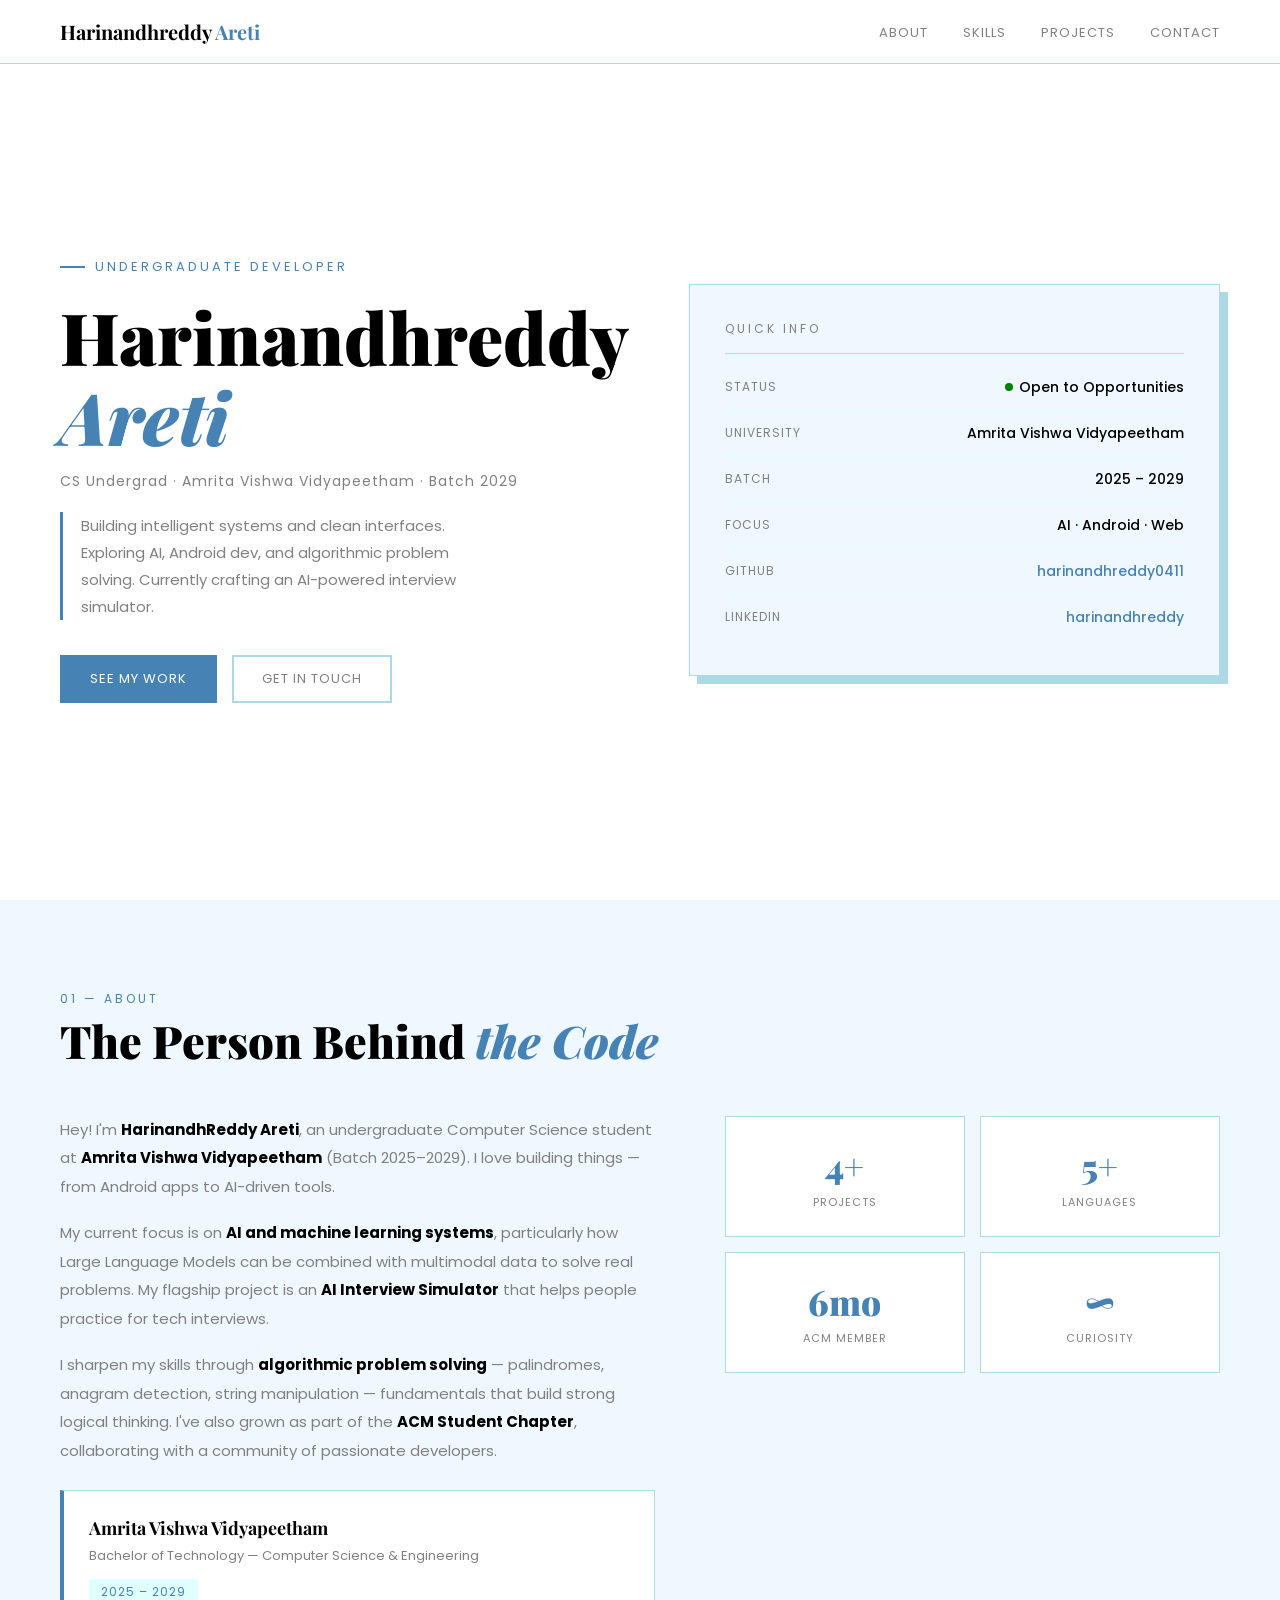
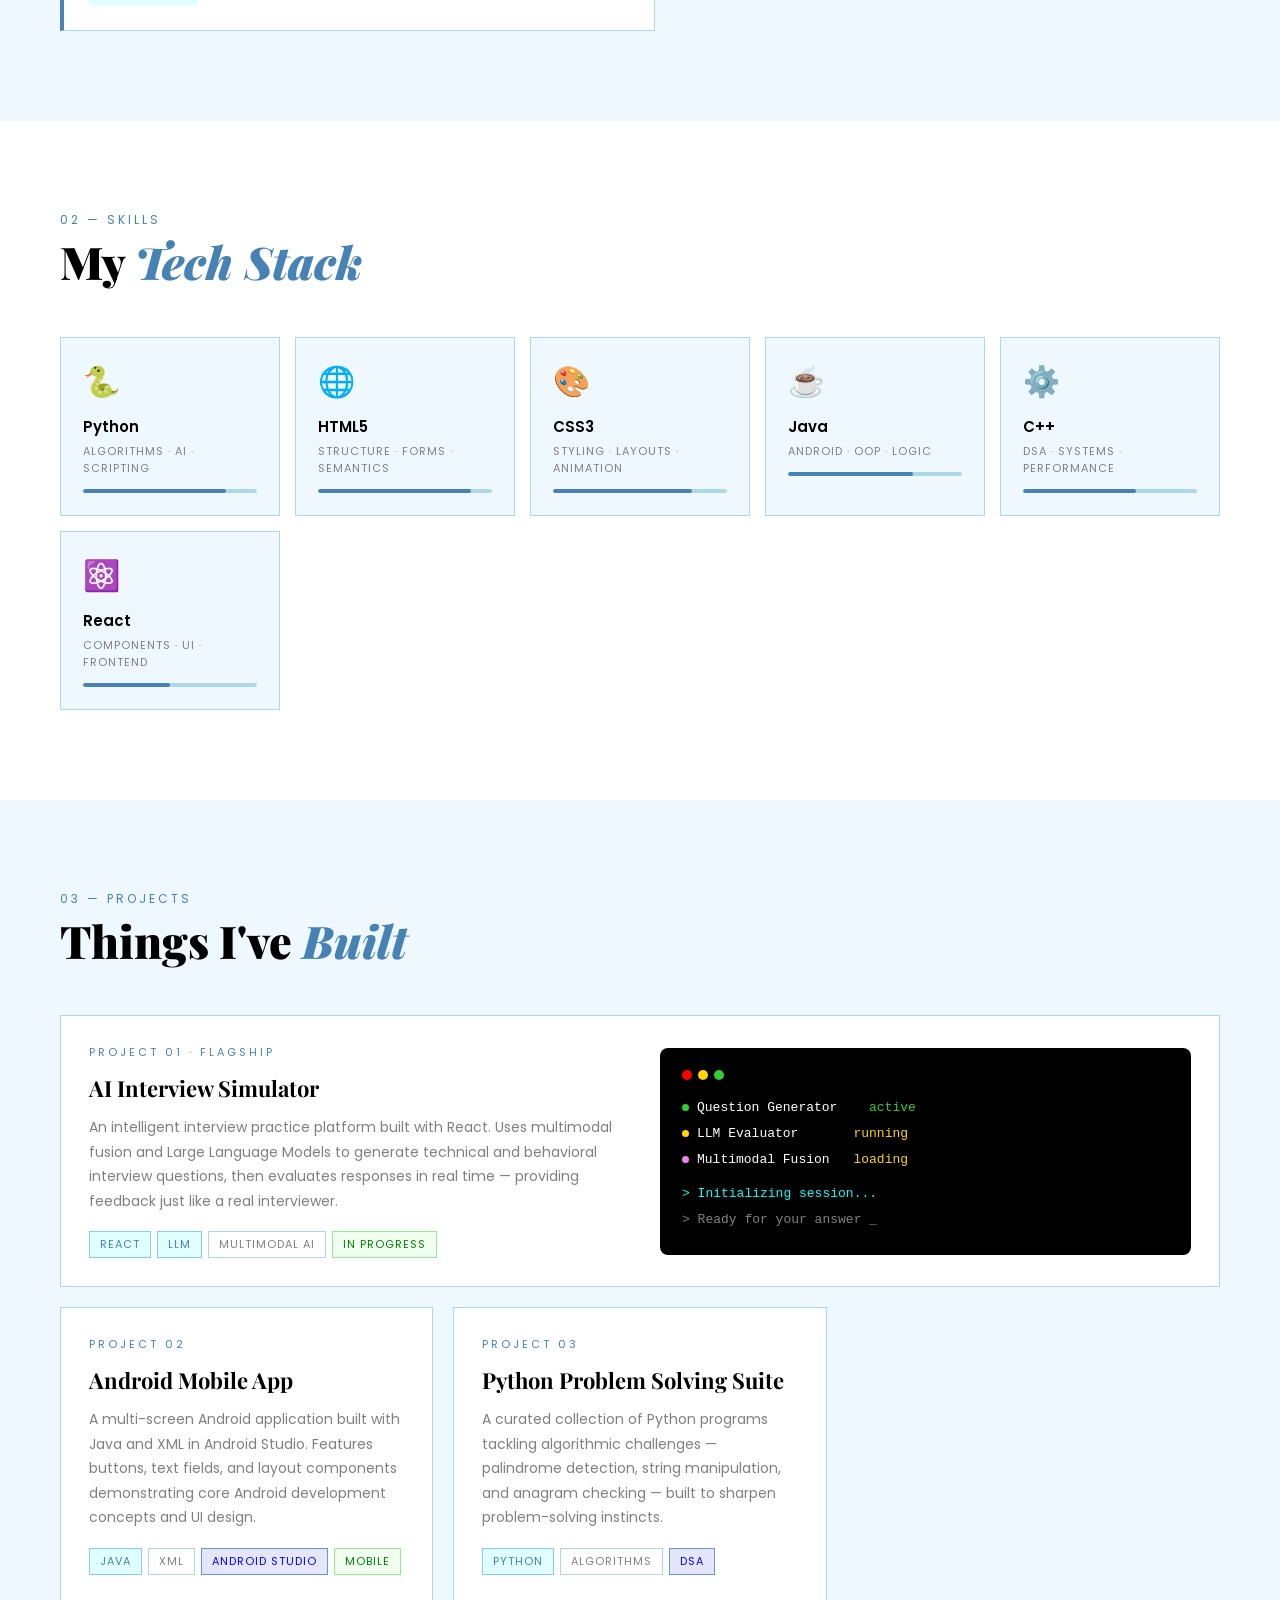
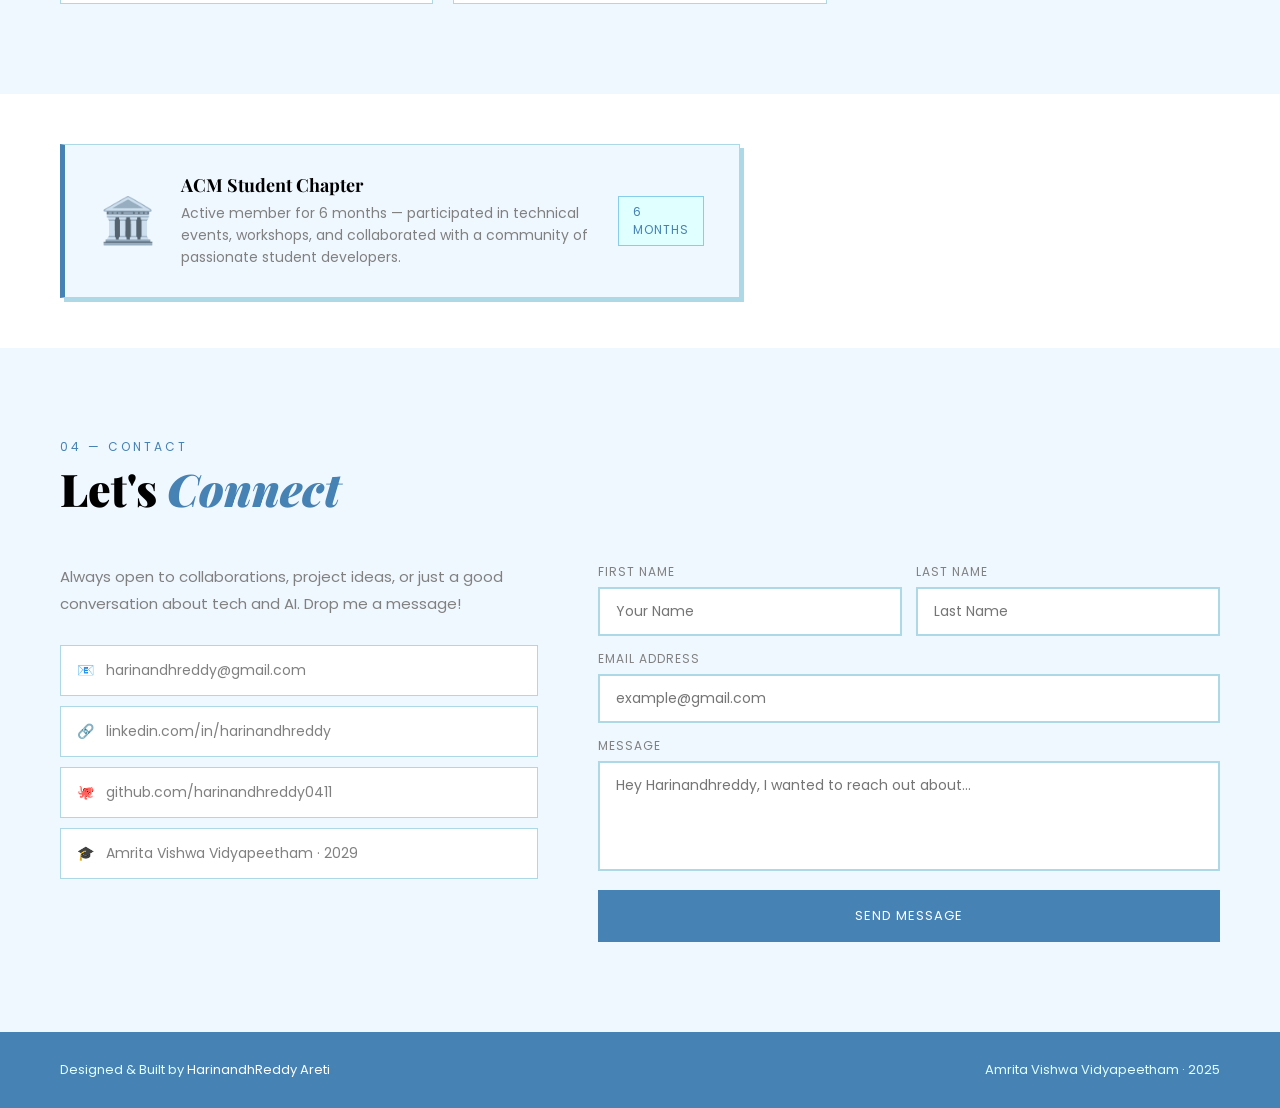
<file: Portfolio/index.html>
<!DOCTYPE html>
<html lang="en">
<head>
  <meta charset="UTF-8" />
  <meta name="viewport" content="width=device-width, initial-scale=1.0"/>
  <title>HarinandhReddy Areti - Portfolio</title>
  <link href="https://fonts.googleapis.com/css2?family=Playfair+Display:wght@700;900&family=Poppins:wght@400;500;600&display=swap" rel="stylesheet"/>
  <link rel="stylesheet" href="style.css">
</head>
<body>

  <nav class="navbar">
    <div class="navbar-logo">Harinandhreddy <span>Areti</span></div>
    <ul class="navbar-menu">
      <li><a href="#about">About</a></li>
      <li><a href="#skills">Skills</a></li>
      <li><a href="#projects">Projects</a></li>
      <li><a href="#contact">Contact</a></li>
    </ul>
  </nav>

  <div class="intro-section">
    <div>
      <div class="intro-badge">Undergraduate Developer</div>
      <h1 class="intro-title">Harinandhreddy<br><em>Areti</em></h1>
      <p class="intro-subtitle">CS Undergrad · Amrita Vishwa Vidyapeetham · Batch 2029</p>
      <p class="intro-description">
        Building intelligent systems and clean interfaces.
        Exploring AI, Android dev, and algorithmic problem solving.
        Currently crafting an AI-powered interview simulator.
      </p>
      <div class="intro-buttons">
        <a href="#projects" class="button-orange">See My Work</a>
        <a href="#contact" class="button-border">Get in Touch</a>
      </div>
    </div>

    <div class="info-card">
      <div class="info-card-title">Quick Info</div>
      <div class="info-row">
        <span class="info-label">Status</span>
        <span class="info-value">
          <span class="status-badge"><span class="green-dot"></span> Open to Opportunities</span>
        </span>
      </div>
      <div class="info-row">
        <span class="info-label">University</span>
        <span class="info-value">Amrita Vishwa Vidyapeetham</span>
      </div>
      <div class="info-row">
        <span class="info-label">Batch</span>
        <span class="info-value">2025 – 2029</span>
      </div>
      <div class="info-row">
        <span class="info-label">Focus</span>
        <span class="info-value">AI · Android · Web</span>
      </div>
      <div class="info-row">
        <span class="info-label">GitHub</span>
        <span class="info-value"><a href="https://github.com/harinandhreddy0411" target="_blank">harinandhreddy0411</a></span>
      </div>
      <div class="info-row">
        <span class="info-label">LinkedIn</span>
        <span class="info-value"><a href="https://www.linkedin.com/in/harinandhreddy" target="_blank">harinandhreddy</a></span>
      </div>
    </div>
  </div>

  <section id="about">
    <div class="section-number">01 — About</div>
    <h2 class="section-heading">The Person Behind <em>the Code</em></h2>
    <div class="about-layout">
      <div>
        <p class="about-paragraph">
          Hey! I'm <strong>HarinandhReddy Areti</strong>, an undergraduate Computer Science
          student at <strong>Amrita Vishwa Vidyapeetham</strong> (Batch 2025–2029).
          I love building things — from Android apps to AI-driven tools.
        </p>
        <p class="about-paragraph">
          My current focus is on <strong>AI and machine learning systems</strong>, particularly
          how Large Language Models can be combined with multimodal data to solve real problems.
          My flagship project is an <strong>AI Interview Simulator</strong> that helps people
          practice for tech interviews.
        </p>
        <p class="about-paragraph">
          I sharpen my skills through <strong>algorithmic problem solving</strong> — palindromes,
          anagram detection, string manipulation — fundamentals that build strong logical thinking.
          I've also grown as part of the <strong>ACM Student Chapter</strong>, collaborating
          with a community of passionate developers.
        </p>
        <div class="education-box">
          <div class="university-name">Amrita Vishwa Vidyapeetham</div>
          <div class="degree-name">Bachelor of Technology — Computer Science &amp; Engineering</div>
          <span class="year-badge">2025 – 2029</span>
        </div>
      </div>
      <div class="stats-grid">
        <div class="stat-box"><div class="stat-number">4+</div><div class="stat-label">Projects</div></div>
        <div class="stat-box"><div class="stat-number">5+</div><div class="stat-label">Languages</div></div>
        <div class="stat-box"><div class="stat-number">6mo</div><div class="stat-label">ACM Member</div></div>
        <div class="stat-box"><div class="stat-number">∞</div><div class="stat-label">Curiosity</div></div>
      </div>
    </div>
  </section>

  <section id="skills">
    <div class="section-number">02 — Skills</div>
    <h2 class="section-heading">My <em>Tech Stack</em></h2>
    <div class="skills-grid">
      <div class="skill-box">
        <div class="skill-icon">🐍</div>
        <div class="skill-name">Python</div>
        <div class="skill-description">Algorithms · AI · Scripting</div>
        <div class="progress-bar-bg"><div class="progress-bar-fill" style="width: 82%"></div></div>
      </div>
      <div class="skill-box">
        <div class="skill-icon">🌐</div>
        <div class="skill-name">HTML5</div>
        <div class="skill-description">Structure · Forms · Semantics</div>
        <div class="progress-bar-bg"><div class="progress-bar-fill" style="width: 88%"></div></div>
      </div>
      <div class="skill-box">
        <div class="skill-icon">🎨</div>
        <div class="skill-name">CSS3</div>
        <div class="skill-description">Styling · Layouts · Animation</div>
        <div class="progress-bar-bg"><div class="progress-bar-fill" style="width: 80%"></div></div>
      </div>
      <div class="skill-box">
        <div class="skill-icon">☕</div>
        <div class="skill-name">Java</div>
        <div class="skill-description">Android · OOP · Logic</div>
        <div class="progress-bar-bg"><div class="progress-bar-fill" style="width: 72%"></div></div>
      </div>
      <div class="skill-box">
        <div class="skill-icon">⚙️</div>
        <div class="skill-name">C++</div>
        <div class="skill-description">DSA · Systems · Performance</div>
        <div class="progress-bar-bg"><div class="progress-bar-fill" style="width: 65%"></div></div>
      </div>
      <div class="skill-box">
        <div class="skill-icon">⚛️</div>
        <div class="skill-name">React</div>
        <div class="skill-description">Components · UI · Frontend</div>
        <div class="progress-bar-bg"><div class="progress-bar-fill" style="width: 50%"></div></div>
      </div>
    </div>
  </section>

  <section id="projects">
    <div class="section-number">03 — Projects</div>
    <h2 class="section-heading">Things I've <em>Built</em></h2>
    <div class="projects-grid">

      <div class="project-box wide">
        <div>
          <div class="project-number">Project 01 · Flagship</div>
          <h3 class="project-title">AI Interview Simulator</h3>
          <p class="project-description">
            An intelligent interview practice platform built with React. Uses multimodal
            fusion and Large Language Models to generate technical and behavioral interview
            questions, then evaluates responses in real time — providing feedback just
            like a real interviewer.
          </p>
          <div class="tags-row">
            <span class="tag tag-orange">React</span>
            <span class="tag tag-orange">LLM</span>
            <span class="tag">Multimodal AI</span>
            <span class="tag tag-green">In Progress</span>
          </div>
        </div>
        <div class="terminal-box">
          <div class="terminal-dots">
            <span class="terminal-dot dot-red"></span>
            <span class="terminal-dot dot-yellow"></span>
            <span class="terminal-dot dot-green"></span>
          </div>
          <div class="terminal-row"><span class="terminal-mark mark-green"></span><span class="text-white">Question Generator</span>&nbsp;&nbsp;<span class="text-green">active</span></div>
          <div class="terminal-row"><span class="terminal-mark mark-yellow"></span><span class="text-white">LLM Evaluator</span>&nbsp;&nbsp;&nbsp;&nbsp;&nbsp;<span class="text-yellow">running</span></div>
          <div class="terminal-row"><span class="terminal-mark mark-purple"></span><span class="text-white">Multimodal Fusion</span>&nbsp;<span class="text-yellow">loading</span></div>
          <div class="text-cyan" style="margin-top: 8px">&gt; Initializing session...</div>
          <div class="text-gray">&gt; Ready for your answer _</div>
        </div>
      </div>

      <div class="project-box">
        <div class="project-number">Project 02</div>
        <h3 class="project-title">Android Mobile App</h3>
        <p class="project-description">
          A multi-screen Android application built with Java and XML in Android Studio.
          Features buttons, text fields, and layout components demonstrating core
          Android development concepts and UI design.
        </p>
        <div class="tags-row">
          <span class="tag tag-orange">Java</span>
          <span class="tag">XML</span>
          <span class="tag tag-blue">Android Studio</span>
          <span class="tag tag-green">Mobile</span>
        </div>
      </div>

      <div class="project-box">
        <div class="project-number">Project 03</div>
        <h3 class="project-title">Python Problem Solving Suite</h3>
        <p class="project-description">
          A curated collection of Python programs tackling algorithmic challenges —
          palindrome detection, string manipulation, and anagram checking — built
          to sharpen problem-solving instincts.
        </p>
        <div class="tags-row">
          <span class="tag tag-orange">Python</span>
          <span class="tag">Algorithms</span>
          <span class="tag tag-blue">DSA</span>
        </div>
      </div>

    </div>
  </section>

  <div class="acm-section">
    <div class="acm-box">
      <div class="acm-icon">🏛️</div>
      <div>
        <div class="acm-title">ACM Student Chapter</div>
        <div class="acm-description">Active member for 6 months — participated in technical
        events, workshops, and collaborated with a community of passionate student developers.</div>
      </div>
      <div class="acm-months">6 Months</div>
    </div>
  </div>

  <section id="contact">
    <div class="section-number">04 — Contact</div>
    <h2 class="section-heading">Let's <em>Connect</em></h2>
    <div class="contact-layout">
      <div>
        <p class="contact-text">Always open to collaborations, project ideas, or just a good
        conversation about tech and AI. Drop me a message!</p>
        <div class="contact-links-list">
          <a href="mailto:harinandhreddy@gmail.com" class="contact-link">
            📧 &nbsp; harinandhreddy@gmail.com
          </a>
          <a href="https://www.linkedin.com/in/harinandhreddy" target="_blank" class="contact-link">
            🔗 &nbsp; linkedin.com/in/harinandhreddy
          </a>
          <a href="https://github.com/harinandhreddy0411" target="_blank" class="contact-link">
            🐙 &nbsp; github.com/harinandhreddy0411
          </a>
          <a href="#" class="contact-link">
            🎓 &nbsp; Amrita Vishwa Vidyapeetham · 2029
          </a>
        </div>
      </div>

      <form class="contact-form" action="#" method="post">
        <div class="two-columns">
          <div class="input-group">
            <label for="fname">First Name</label>
            <input type="text" id="fname" name="fname" placeholder="Your Name" required />
          </div>
          <div class="input-group">
            <label for="lname">Last Name</label>
            <input type="text" id="lname" name="lname" placeholder="Last Name" />
          </div>
        </div>
        <div class="input-group">
          <label for="email">Email Address</label>
          <input type="email" id="email" name="email" placeholder="example@gmail.com" required />
        </div>
        <div class="input-group">
          <label for="msg">Message</label>
          <textarea id="msg" name="msg" placeholder="Hey Harinandhreddy, I wanted to reach out about..." required></textarea>
        </div>
        <button type="submit" class="submit-button">Send Message</button>
      </form>
    </div>
  </section>

  <footer>
    <p>Designed &amp; Built by <span>HarinandhReddy Areti</span></p>
    <p>Amrita Vishwa Vidyapeetham · 2025</p>
  </footer>

</body>
</html>
</file>
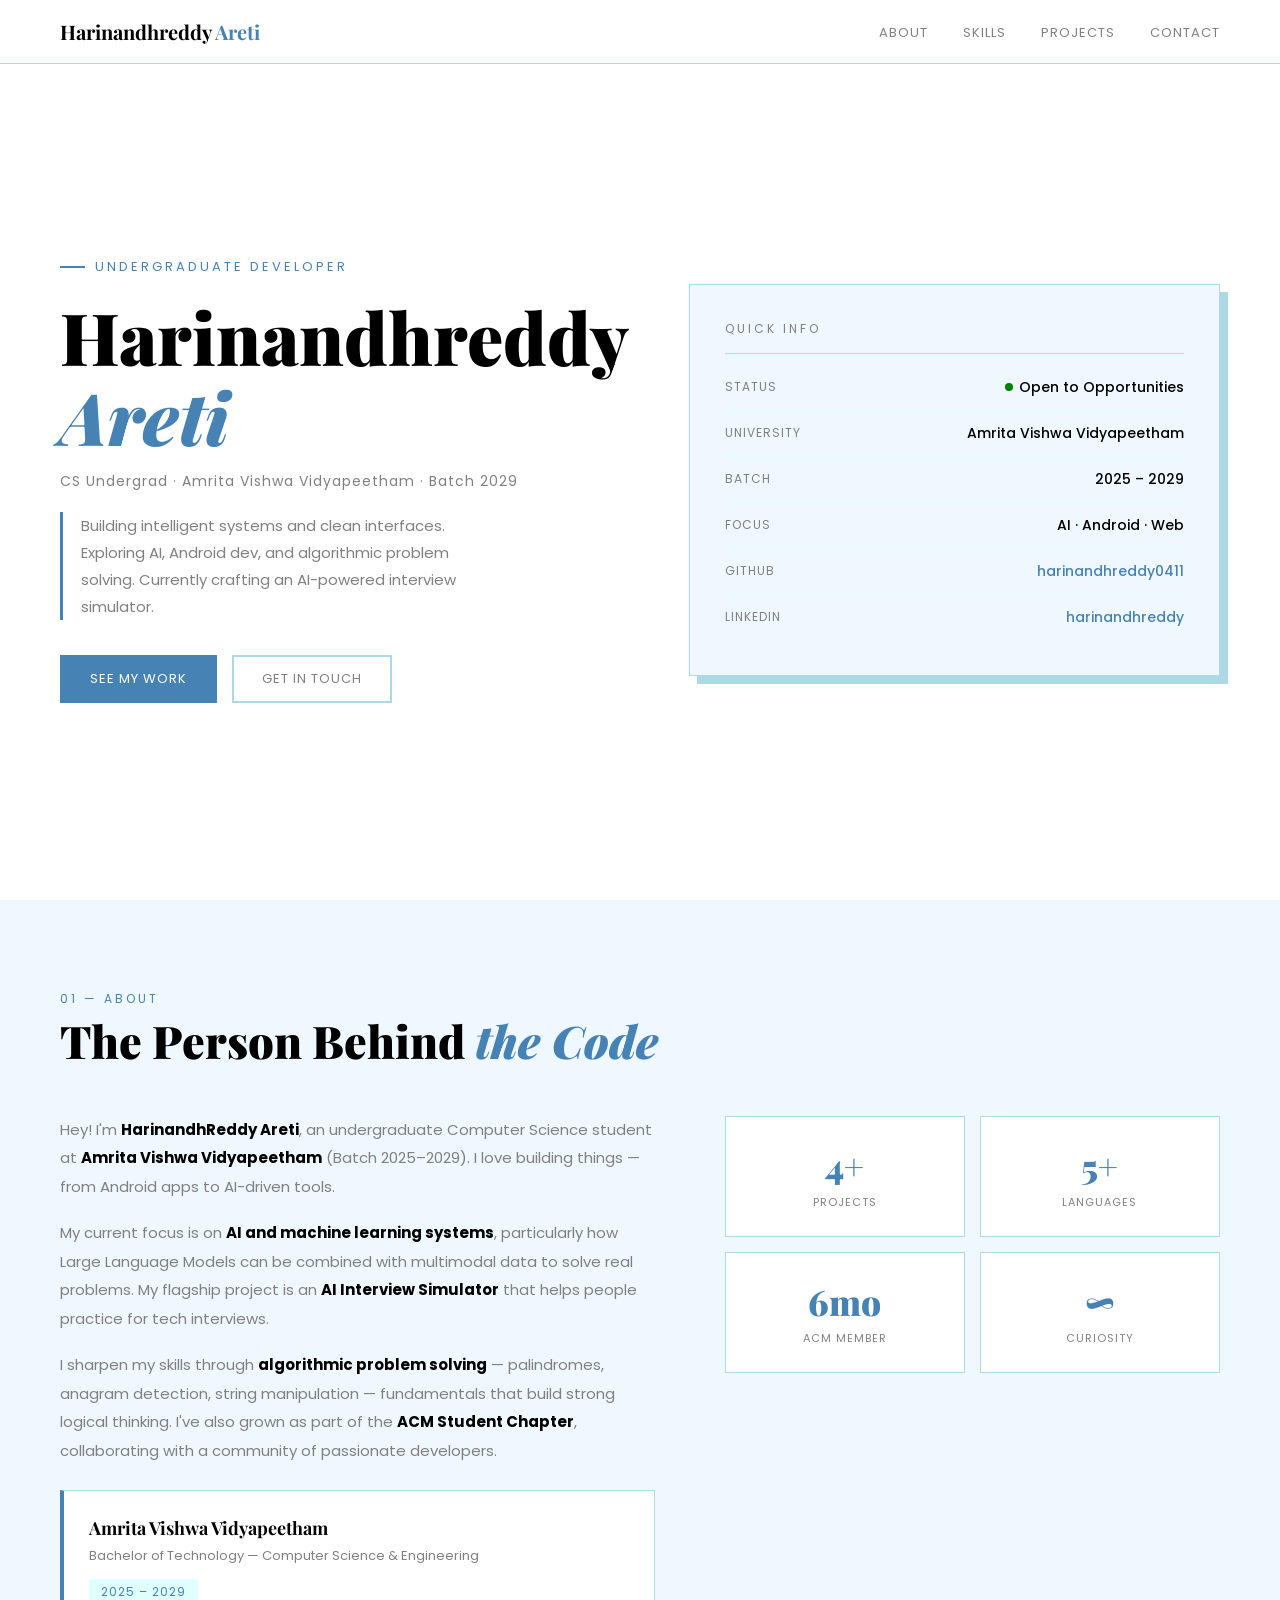
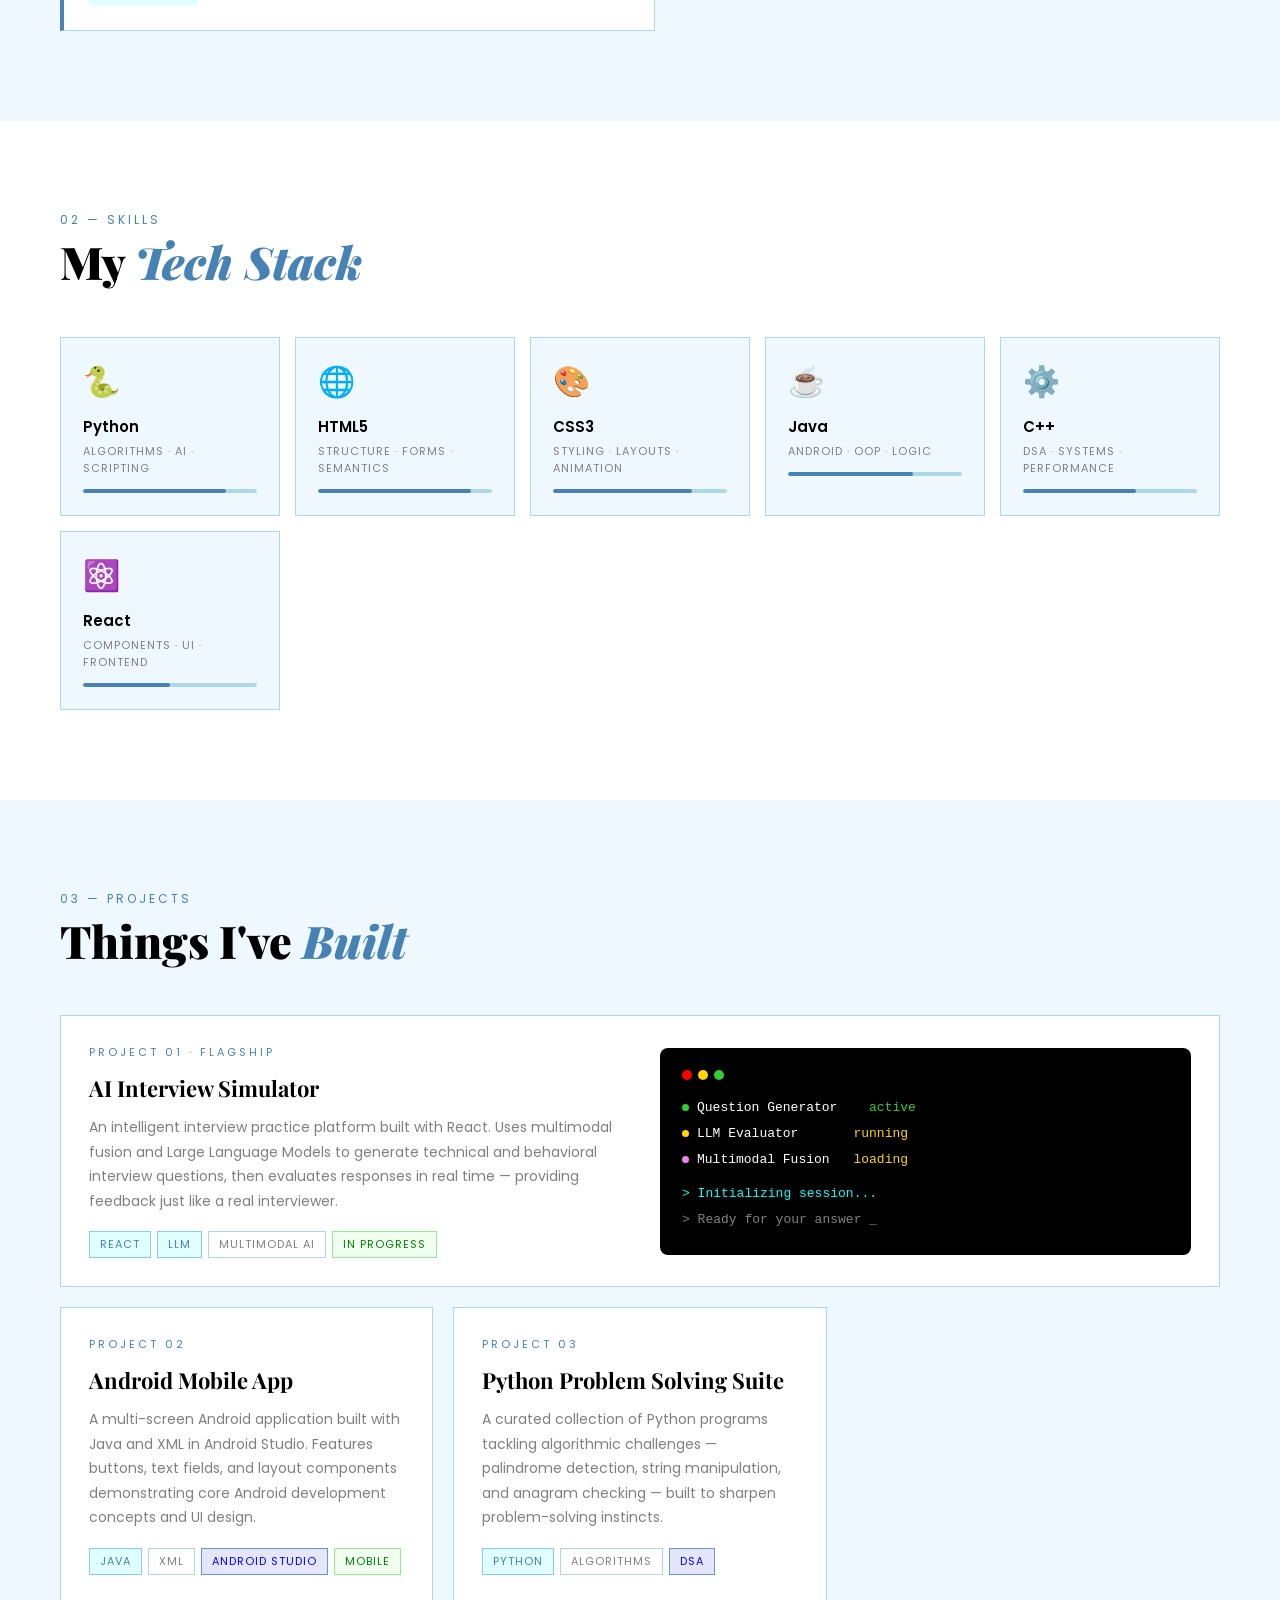
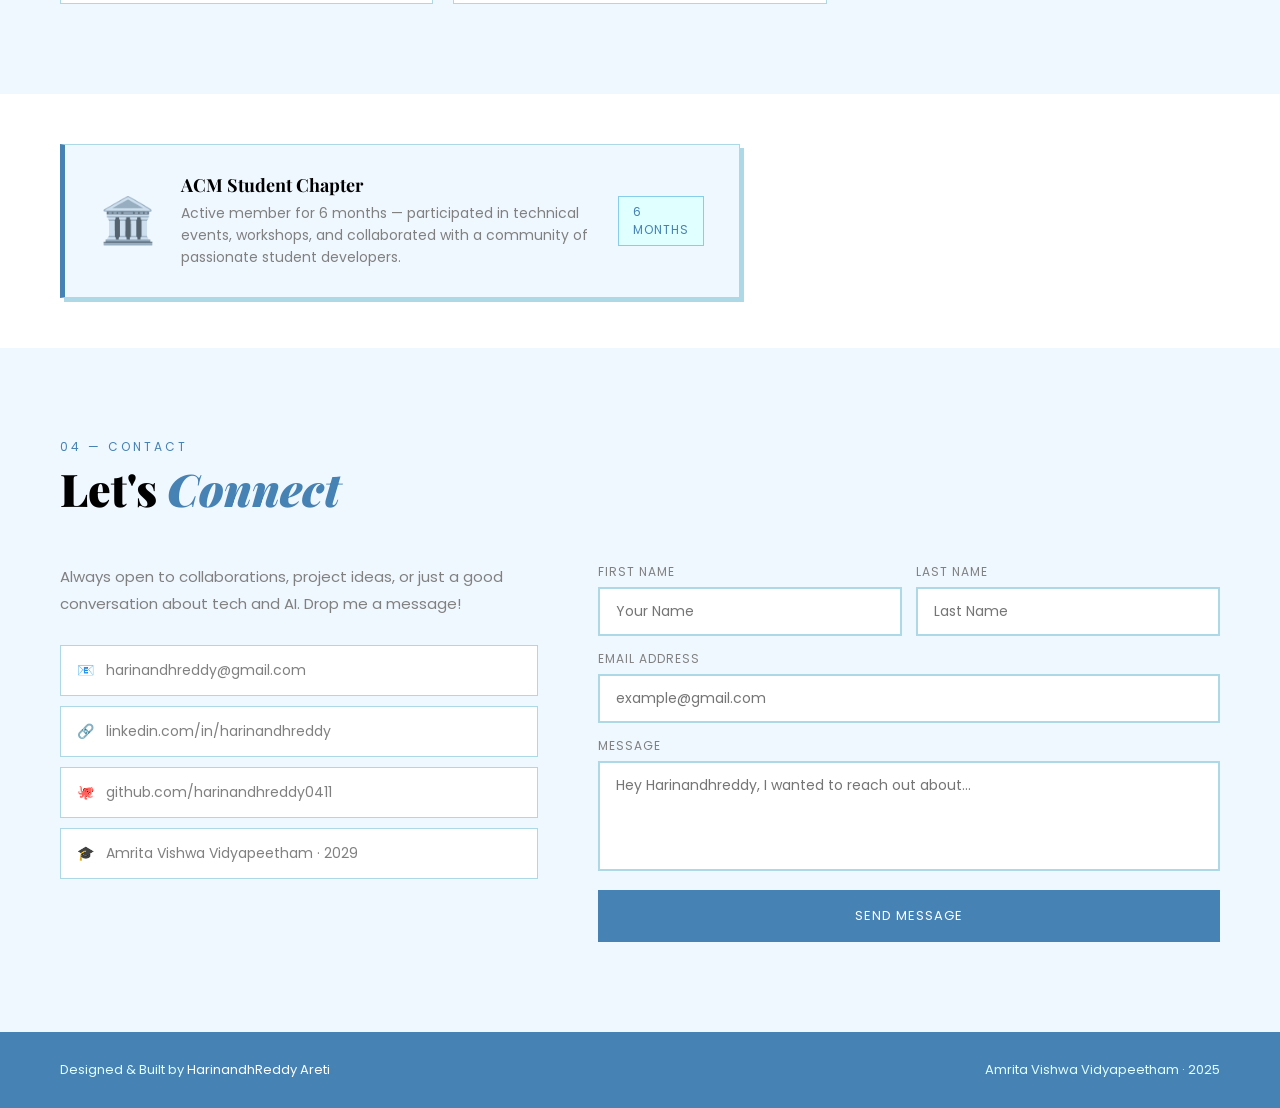
<file: Portfolio/htmlfile.html>
<!DOCTYPE html>
<html lang="en">
<head>
  <meta charset="UTF-8" />
  <meta name="viewport" content="width=device-width, initial-scale=1.0"/>
  <title>HarinandhReddy Areti - Portfolio</title>
  <link href="https://fonts.googleapis.com/css2?family=Playfair+Display:wght@700;900&family=Poppins:wght@400;500;600&display=swap" rel="stylesheet"/>
  <link rel="stylesheet" href="style.css">
</head>
<body>

  <nav class="navbar">
    <div class="navbar-logo">Harinandhreddy <span>Areti</span></div>
    <ul class="navbar-menu">
      <li><a href="#about">About</a></li>
      <li><a href="#skills">Skills</a></li>
      <li><a href="#projects">Projects</a></li>
      <li><a href="#contact">Contact</a></li>
    </ul>
  </nav>

  <div class="intro-section">
    <div>
      <div class="intro-badge">Undergraduate Developer</div>
      <h1 class="intro-title">Harinandhreddy<br><em>Areti</em></h1>
      <p class="intro-subtitle">CS Undergrad · Amrita Vishwa Vidyapeetham · Batch 2029</p>
      <p class="intro-description">
        Building intelligent systems and clean interfaces.
        Exploring AI, Android dev, and algorithmic problem solving.
        Currently crafting an AI-powered interview simulator.
      </p>
      <div class="intro-buttons">
        <a href="#projects" class="button-orange">See My Work</a>
        <a href="#contact" class="button-border">Get in Touch</a>
      </div>
    </div>

    <div class="info-card">
      <div class="info-card-title">Quick Info</div>
      <div class="info-row">
        <span class="info-label">Status</span>
        <span class="info-value">
          <span class="status-badge"><span class="green-dot"></span> Open to Opportunities</span>
        </span>
      </div>
      <div class="info-row">
        <span class="info-label">University</span>
        <span class="info-value">Amrita Vishwa Vidyapeetham</span>
      </div>
      <div class="info-row">
        <span class="info-label">Batch</span>
        <span class="info-value">2025 – 2029</span>
      </div>
      <div class="info-row">
        <span class="info-label">Focus</span>
        <span class="info-value">AI · Android · Web</span>
      </div>
      <div class="info-row">
        <span class="info-label">GitHub</span>
        <span class="info-value"><a href="https://github.com/harinandhreddy0411" target="_blank">harinandhreddy0411</a></span>
      </div>
      <div class="info-row">
        <span class="info-label">LinkedIn</span>
        <span class="info-value"><a href="https://www.linkedin.com/in/harinandhreddy" target="_blank">harinandhreddy</a></span>
      </div>
    </div>
  </div>

  <section id="about">
    <div class="section-number">01 — About</div>
    <h2 class="section-heading">The Person Behind <em>the Code</em></h2>
    <div class="about-layout">
      <div>
        <p class="about-paragraph">
          Hey! I'm <strong>HarinandhReddy Areti</strong>, an undergraduate Computer Science
          student at <strong>Amrita Vishwa Vidyapeetham</strong> (Batch 2025–2029).
          I love building things — from Android apps to AI-driven tools.
        </p>
        <p class="about-paragraph">
          My current focus is on <strong>AI and machine learning systems</strong>, particularly
          how Large Language Models can be combined with multimodal data to solve real problems.
          My flagship project is an <strong>AI Interview Simulator</strong> that helps people
          practice for tech interviews.
        </p>
        <p class="about-paragraph">
          I sharpen my skills through <strong>algorithmic problem solving</strong> — palindromes,
          anagram detection, string manipulation — fundamentals that build strong logical thinking.
          I've also grown as part of the <strong>ACM Student Chapter</strong>, collaborating
          with a community of passionate developers.
        </p>
        <div class="education-box">
          <div class="university-name">Amrita Vishwa Vidyapeetham</div>
          <div class="degree-name">Bachelor of Technology — Computer Science &amp; Engineering</div>
          <span class="year-badge">2025 – 2029</span>
        </div>
      </div>
      <div class="stats-grid">
        <div class="stat-box"><div class="stat-number">4+</div><div class="stat-label">Projects</div></div>
        <div class="stat-box"><div class="stat-number">5+</div><div class="stat-label">Languages</div></div>
        <div class="stat-box"><div class="stat-number">6mo</div><div class="stat-label">ACM Member</div></div>
        <div class="stat-box"><div class="stat-number">∞</div><div class="stat-label">Curiosity</div></div>
      </div>
    </div>
  </section>

  <section id="skills">
    <div class="section-number">02 — Skills</div>
    <h2 class="section-heading">My <em>Tech Stack</em></h2>
    <div class="skills-grid">
      <div class="skill-box">
        <div class="skill-icon">🐍</div>
        <div class="skill-name">Python</div>
        <div class="skill-description">Algorithms · AI · Scripting</div>
        <div class="progress-bar-bg"><div class="progress-bar-fill" style="width: 82%"></div></div>
      </div>
      <div class="skill-box">
        <div class="skill-icon">🌐</div>
        <div class="skill-name">HTML5</div>
        <div class="skill-description">Structure · Forms · Semantics</div>
        <div class="progress-bar-bg"><div class="progress-bar-fill" style="width: 88%"></div></div>
      </div>
      <div class="skill-box">
        <div class="skill-icon">🎨</div>
        <div class="skill-name">CSS3</div>
        <div class="skill-description">Styling · Layouts · Animation</div>
        <div class="progress-bar-bg"><div class="progress-bar-fill" style="width: 80%"></div></div>
      </div>
      <div class="skill-box">
        <div class="skill-icon">☕</div>
        <div class="skill-name">Java</div>
        <div class="skill-description">Android · OOP · Logic</div>
        <div class="progress-bar-bg"><div class="progress-bar-fill" style="width: 72%"></div></div>
      </div>
      <div class="skill-box">
        <div class="skill-icon">⚙️</div>
        <div class="skill-name">C++</div>
        <div class="skill-description">DSA · Systems · Performance</div>
        <div class="progress-bar-bg"><div class="progress-bar-fill" style="width: 65%"></div></div>
      </div>
      <div class="skill-box">
        <div class="skill-icon">⚛️</div>
        <div class="skill-name">React</div>
        <div class="skill-description">Components · UI · Frontend</div>
        <div class="progress-bar-bg"><div class="progress-bar-fill" style="width: 50%"></div></div>
      </div>
    </div>
  </section>

  <section id="projects">
    <div class="section-number">03 — Projects</div>
    <h2 class="section-heading">Things I've <em>Built</em></h2>
    <div class="projects-grid">

      <div class="project-box wide">
        <div>
          <div class="project-number">Project 01 · Flagship</div>
          <h3 class="project-title">AI Interview Simulator</h3>
          <p class="project-description">
            An intelligent interview practice platform built with React. Uses multimodal
            fusion and Large Language Models to generate technical and behavioral interview
            questions, then evaluates responses in real time — providing feedback just
            like a real interviewer.
          </p>
          <div class="tags-row">
            <span class="tag tag-orange">React</span>
            <span class="tag tag-orange">LLM</span>
            <span class="tag">Multimodal AI</span>
            <span class="tag tag-green">In Progress</span>
          </div>
        </div>
        <div class="terminal-box">
          <div class="terminal-dots">
            <span class="terminal-dot dot-red"></span>
            <span class="terminal-dot dot-yellow"></span>
            <span class="terminal-dot dot-green"></span>
          </div>
          <div class="terminal-row"><span class="terminal-mark mark-green"></span><span class="text-white">Question Generator</span>&nbsp;&nbsp;<span class="text-green">active</span></div>
          <div class="terminal-row"><span class="terminal-mark mark-yellow"></span><span class="text-white">LLM Evaluator</span>&nbsp;&nbsp;&nbsp;&nbsp;&nbsp;<span class="text-yellow">running</span></div>
          <div class="terminal-row"><span class="terminal-mark mark-purple"></span><span class="text-white">Multimodal Fusion</span>&nbsp;<span class="text-yellow">loading</span></div>
          <div class="text-cyan" style="margin-top: 8px">&gt; Initializing session...</div>
          <div class="text-gray">&gt; Ready for your answer _</div>
        </div>
      </div>

      <div class="project-box">
        <div class="project-number">Project 02</div>
        <h3 class="project-title">Android Mobile App</h3>
        <p class="project-description">
          A multi-screen Android application built with Java and XML in Android Studio.
          Features buttons, text fields, and layout components demonstrating core
          Android development concepts and UI design.
        </p>
        <div class="tags-row">
          <span class="tag tag-orange">Java</span>
          <span class="tag">XML</span>
          <span class="tag tag-blue">Android Studio</span>
          <span class="tag tag-green">Mobile</span>
        </div>
      </div>

      <div class="project-box">
        <div class="project-number">Project 03</div>
        <h3 class="project-title">Python Problem Solving Suite</h3>
        <p class="project-description">
          A curated collection of Python programs tackling algorithmic challenges —
          palindrome detection, string manipulation, and anagram checking — built
          to sharpen problem-solving instincts.
        </p>
        <div class="tags-row">
          <span class="tag tag-orange">Python</span>
          <span class="tag">Algorithms</span>
          <span class="tag tag-blue">DSA</span>
        </div>
      </div>

    </div>
  </section>

  <div class="acm-section">
    <div class="acm-box">
      <div class="acm-icon">🏛️</div>
      <div>
        <div class="acm-title">ACM Student Chapter</div>
        <div class="acm-description">Active member for 6 months — participated in technical
        events, workshops, and collaborated with a community of passionate student developers.</div>
      </div>
      <div class="acm-months">6 Months</div>
    </div>
  </div>

  <section id="contact">
    <div class="section-number">04 — Contact</div>
    <h2 class="section-heading">Let's <em>Connect</em></h2>
    <div class="contact-layout">
      <div>
        <p class="contact-text">Always open to collaborations, project ideas, or just a good
        conversation about tech and AI. Drop me a message!</p>
        <div class="contact-links-list">
          <a href="mailto:harinandhreddy@gmail.com" class="contact-link">
            📧 &nbsp; harinandhreddy@gmail.com
          </a>
          <a href="https://www.linkedin.com/in/harinandhreddy" target="_blank" class="contact-link">
            🔗 &nbsp; linkedin.com/in/harinandhreddy
          </a>
          <a href="https://github.com/harinandhreddy0411" target="_blank" class="contact-link">
            🐙 &nbsp; github.com/harinandhreddy0411
          </a>
          <a href="#" class="contact-link">
            🎓 &nbsp; Amrita Vishwa Vidyapeetham · 2029
          </a>
        </div>
      </div>

      <form class="contact-form" action="#" method="post">
        <div class="two-columns">
          <div class="input-group">
            <label for="fname">First Name</label>
            <input type="text" id="fname" name="fname" placeholder="Your Name" required />
          </div>
          <div class="input-group">
            <label for="lname">Last Name</label>
            <input type="text" id="lname" name="lname" placeholder="Last Name" />
          </div>
        </div>
        <div class="input-group">
          <label for="email">Email Address</label>
          <input type="email" id="email" name="email" placeholder="example@gmail.com" required />
        </div>
        <div class="input-group">
          <label for="msg">Message</label>
          <textarea id="msg" name="msg" placeholder="Hey Harinandhreddy, I wanted to reach out about..." required></textarea>
        </div>
        <button type="submit" class="submit-button">Send Message</button>
      </form>
    </div>
  </section>

  <footer>
    <p>Designed &amp; Built by <span>HarinandhReddy Areti</span></p>
    <p>Amrita Vishwa Vidyapeetham · 2025</p>
  </footer>

</body>
</html>
</file>
<file: Portfolio/style.css>
* { margin: 0; padding: 0; box-sizing: border-box; }

body {
  background-color: white;
  color: black;
  font-family: 'Poppins', sans-serif;
}

a { text-decoration: none; }

.navbar {
  position: fixed;
  top: 0; left: 0; right: 0;
  background-color: white;
  border-bottom: 1px solid lightblue;
  padding: 18px 60px;
  display: flex;
  justify-content: space-between;
  align-items: center;
  z-index: 100;
}

.navbar-logo {
  font-family: 'Playfair Display', serif;
  font-size: 20px;
  font-weight: 700;
  color: black;
}

.navbar-logo span { color: steelblue; }

.navbar-menu {
  list-style: none;
  display: flex;
  gap: 35px;
}

.navbar-menu a {
  color: gray;
  font-size: 13px;
  text-transform: uppercase;
  letter-spacing: 1px;
}

.intro-section {
  min-height: 100vh;
  padding: 120px 60px 60px;
  display: grid;
  grid-template-columns: 1fr 1fr;
  gap: 60px;
  align-items: center;
  background-color: white;
}

.intro-badge {
  color: steelblue;
  font-size: 13px;
  text-transform: uppercase;
  letter-spacing: 3px;
  margin-bottom: 20px;
  display: flex;
  align-items: center;
  gap: 10px;
}

.intro-badge::before {
  content: '';
  display: block;
  width: 25px;
  height: 2px;
  background-color: steelblue;
}

.intro-title {
  font-family: 'Playfair Display', serif;
  font-size: 72px;
  font-weight: 900;
  line-height: 1.1;
  margin-bottom: 15px;
  color: black;
}

.intro-title em {
  font-style: italic;
  color: steelblue;
}

.intro-subtitle {
  color: gray;
  font-size: 14px;
  margin-bottom: 20px;
  letter-spacing: 1px;
}

.intro-description {
  color: gray;
  font-size: 15px;
  line-height: 1.8;
  border-left: 3px solid steelblue;
  padding-left: 18px;
  margin-bottom: 35px;
  max-width: 420px;
}

.intro-buttons {
  display: flex;
  gap: 15px;
}

.button-orange {
  background-color: steelblue;
  color: white;
  padding: 12px 28px;
  border: 2px solid steelblue;
  font-size: 13px;
  text-transform: uppercase;
  letter-spacing: 1px;
  cursor: pointer;
  display: inline-block;
}

.button-border {
  background-color: transparent;
  color: gray;
  padding: 12px 28px;
  border: 2px solid lightblue;
  font-size: 13px;
  text-transform: uppercase;
  letter-spacing: 1px;
  cursor: pointer;
  display: inline-block;
}

.info-card {
  background-color: aliceblue;
  border: 1px solid lightblue;
  padding: 35px;
  box-shadow: 8px 8px 0 lightblue;
}

.info-card-title {
  font-size: 12px;
  text-transform: uppercase;
  letter-spacing: 3px;
  color: gray;
  padding-bottom: 15px;
  border-bottom: 1px solid lightblue;
  margin-bottom: 10px;
}

.info-row {
  display: flex;
  justify-content: space-between;
  align-items: center;
  padding: 12px 0;
  border-bottom: 1px solid lightcyan;
  font-size: 14px;
}

.info-row:last-child { border-bottom: none; }

.info-label {
  color: gray;
  font-size: 12px;
  text-transform: uppercase;
  letter-spacing: 1px;
}

.info-value { color: black; font-weight: 500; }
.info-value a { color: steelblue; }

.status-badge {
  display: inline-flex;
  align-items: center;
  gap: 6px;
}

.green-dot {
  width: 8px;
  height: 8px;
  border-radius: 50%;
  background-color: green;
  animation: blink 2s infinite;
}

@keyframes blink {
  0%, 100% { opacity: 1; }
  50% { opacity: 0.3; }
}

section { padding: 90px 60px; }

.section-number {
  color: steelblue;
  font-size: 12px;
  text-transform: uppercase;
  letter-spacing: 3px;
  margin-bottom: 8px;
}

.section-heading {
  font-family: 'Playfair Display', serif;
  font-size: 45px;
  font-weight: 900;
  line-height: 1.1;
  margin-bottom: 50px;
  color: black;
}

.section-heading em {
  font-style: italic;
  color: steelblue;
}

#about { background-color: aliceblue; }

.about-layout {
  display: grid;
  grid-template-columns: 1.2fr 1fr;
  gap: 70px;
  align-items: start;
}

.about-paragraph {
  color: gray;
  line-height: 1.9;
  font-size: 15px;
  margin-bottom: 18px;
}

.about-paragraph strong { color: black; }

.education-box {
  background-color: white;
  border: 1px solid lightblue;
  border-left: 4px solid steelblue;
  padding: 25px;
  margin-top: 25px;
}

.university-name {
  font-family: 'Playfair Display', serif;
  font-size: 18px;
  font-weight: 700;
  margin-bottom: 6px;
  color: black;
}

.degree-name {
  color: gray;
  font-size: 13px;
  margin-bottom: 12px;
}

.year-badge {
  display: inline-block;
  background-color: lightcyan;
  color: steelblue;
  font-size: 12px;
  padding: 4px 12px;
  letter-spacing: 1px;
}

.stats-grid {
  display: grid;
  grid-template-columns: 1fr 1fr;
  gap: 15px;
}

.stat-box {
  background-color: white;
  border: 1px solid lightblue;
  padding: 25px;
  text-align: center;
}

.stat-number {
  font-family: 'Playfair Display', serif;
  font-size: 35px;
  font-weight: 900;
  color: steelblue;
}

.stat-label {
  color: gray;
  font-size: 11px;
  text-transform: uppercase;
  letter-spacing: 1px;
  margin-top: 5px;
}

#skills { background-color: white; }

.skills-grid {
  display: grid;
  grid-template-columns: repeat(auto-fill, minmax(200px, 1fr));
  gap: 15px;
}

.skill-box {
  background-color: aliceblue;
  border: 1px solid lightblue;
  padding: 22px;
}

.skill-icon { font-size: 30px; margin-bottom: 10px; }
.skill-name { font-weight: 600; font-size: 15px; margin-bottom: 5px; color: black; }

.skill-description {
  color: gray;
  font-size: 11px;
  text-transform: uppercase;
  letter-spacing: 1px;
  margin-bottom: 12px;
}

.progress-bar-bg {
  background-color: lightblue;
  height: 4px;
  border-radius: 2px;
  overflow: hidden;
}

.progress-bar-fill {
  height: 100%;
  background-color: steelblue;
  border-radius: 2px;
}

#projects { background-color: aliceblue; }

.projects-grid {
  display: grid;
  grid-template-columns: repeat(auto-fill, minmax(320px, 1fr));
  gap: 20px;
}

.project-box {
  background-color: white;
  border: 1px solid lightblue;
  padding: 28px;
}

.project-box.wide {
  grid-column: 1 / -1;
  display: grid;
  grid-template-columns: 1fr 1fr;
  gap: 40px;
  align-items: center;
}

.project-number {
  color: steelblue;
  font-size: 11px;
  text-transform: uppercase;
  letter-spacing: 3px;
  margin-bottom: 12px;
}

.project-title {
  font-family: 'Playfair Display', serif;
  font-size: 22px;
  font-weight: 700;
  margin-bottom: 12px;
  color: black;
}

.project-description {
  color: gray;
  font-size: 14px;
  line-height: 1.75;
  margin-bottom: 18px;
}

.tags-row { display: flex; flex-wrap: wrap; gap: 6px; }

.tag {
  font-size: 11px;
  padding: 4px 10px;
  border: 1px solid lightblue;
  color: gray;
  background-color: white;
  text-transform: uppercase;
  letter-spacing: 1px;
}

.tag-orange { background-color: lightcyan; color: steelblue; border-color: skyblue; }
.tag-blue   { background-color: lavender;  color: blue;      border-color: cornflowerblue; }
.tag-green  { background-color: honeydew;  color: green;     border-color: lightgreen; }

.terminal-box {
  background-color: black;
  border-radius: 8px;
  padding: 22px;
  font-size: 13px;
  line-height: 2;
  font-family: monospace;
}

.terminal-dots {
  display: flex;
  gap: 6px;
  margin-bottom: 15px;
}

.terminal-dot {
  width: 10px;
  height: 10px;
  border-radius: 50%;
}

.dot-red    { background-color: red; }
.dot-yellow { background-color: gold; }
.dot-green  { background-color: limegreen; }

.terminal-row {
  display: flex;
  align-items: center;
  gap: 8px;
  color: gray;
}

.terminal-mark {
  width: 7px;
  height: 7px;
  border-radius: 50%;
  flex-shrink: 0;
}

.mark-green  { background-color: limegreen; }
.mark-yellow { background-color: gold; }
.mark-purple { background-color: violet; }

.text-white  { color: white; }
.text-green  { color: limegreen; }
.text-yellow { color: gold; }
.text-cyan   { color: cyan; }
.text-gray   { color: gray; }

.acm-section { padding: 50px 60px; background-color: white; }

.acm-box {
  display: flex;
  align-items: center;
  gap: 25px;
  background-color: aliceblue;
  border: 1px solid lightblue;
  border-left: 5px solid steelblue;
  padding: 28px 35px;
  max-width: 680px;
  box-shadow: 4px 4px 0 lightblue;
}

.acm-icon { font-size: 45px; }

.acm-title {
  font-family: 'Playfair Display', serif;
  font-size: 18px;
  font-weight: 700;
  margin-bottom: 5px;
  color: black;
}

.acm-description { color: gray; font-size: 14px; line-height: 1.6; }

.acm-months {
  margin-left: auto;
  background-color: lightcyan;
  color: steelblue;
  border: 1px solid skyblue;
  padding: 6px 14px;
  font-size: 12px;
  text-transform: uppercase;
  letter-spacing: 1px;
}

#contact { background-color: aliceblue; }

.contact-layout {
  display: grid;
  grid-template-columns: 1fr 1.3fr;
  gap: 60px;
  align-items: start;
}

.contact-text {
  color: gray;
  font-size: 15px;
  line-height: 1.8;
  margin-bottom: 28px;
}

.contact-links-list { display: flex; flex-direction: column; gap: 10px; }

.contact-link {
  display: flex;
  align-items: center;
  gap: 12px;
  color: gray;
  font-size: 14px;
  padding: 14px 16px;
  border: 1px solid lightblue;
  background-color: white;
}

.contact-form { display: flex; flex-direction: column; gap: 14px; }

.two-columns { display: grid; grid-template-columns: 1fr 1fr; gap: 14px; }

.input-group { display: flex; flex-direction: column; gap: 6px; }

.input-group label {
  font-size: 12px;
  color: gray;
  text-transform: uppercase;
  letter-spacing: 1px;
}

.input-group input,
.input-group textarea,
.input-group select {
  background-color: white;
  border: 2px solid lightblue;
  padding: 12px 16px;
  color: black;
  font-family: 'Poppins', sans-serif;
  font-size: 14px;
  outline: none;
  width: 100%;
  resize: none;
}

.input-group textarea { min-height: 110px; }
.input-group select option { background-color: white; }

.submit-button {
  background-color: steelblue;
  color: white;
  border: 2px solid steelblue;
  padding: 14px;
  font-family: 'Poppins', sans-serif;
  font-size: 13px;
  text-transform: uppercase;
  letter-spacing: 1px;
  cursor: pointer;
  margin-top: 5px;
}

footer {
  background-color: steelblue;
  color: white;
  padding: 28px 60px;
  display: flex;
  justify-content: space-between;
  align-items: center;
}

footer p { font-size: 13px; color: lightcyan; }
footer span { color: white; }

@media (max-width: 860px) {
  .navbar { padding: 15px 20px; }
  .navbar-menu { gap: 15px; }
  section { padding: 60px 20px; }
  .intro-section { grid-template-columns: 1fr; padding: 100px 20px 50px; }
  .intro-title { font-size: 48px; }
  .about-layout { grid-template-columns: 1fr; gap: 40px; }
  .project-box.wide { grid-column: auto; grid-template-columns: 1fr; }
  .contact-layout { grid-template-columns: 1fr; gap: 40px; }
  .two-columns { grid-template-columns: 1fr; }
  footer { flex-direction: column; gap: 8px; text-align: center; padding: 20px; }
  .acm-section { padding: 40px 20px; }
  .acm-box { flex-wrap: wrap; }
  .acm-months { margin-left: 0; }
}
</file>
